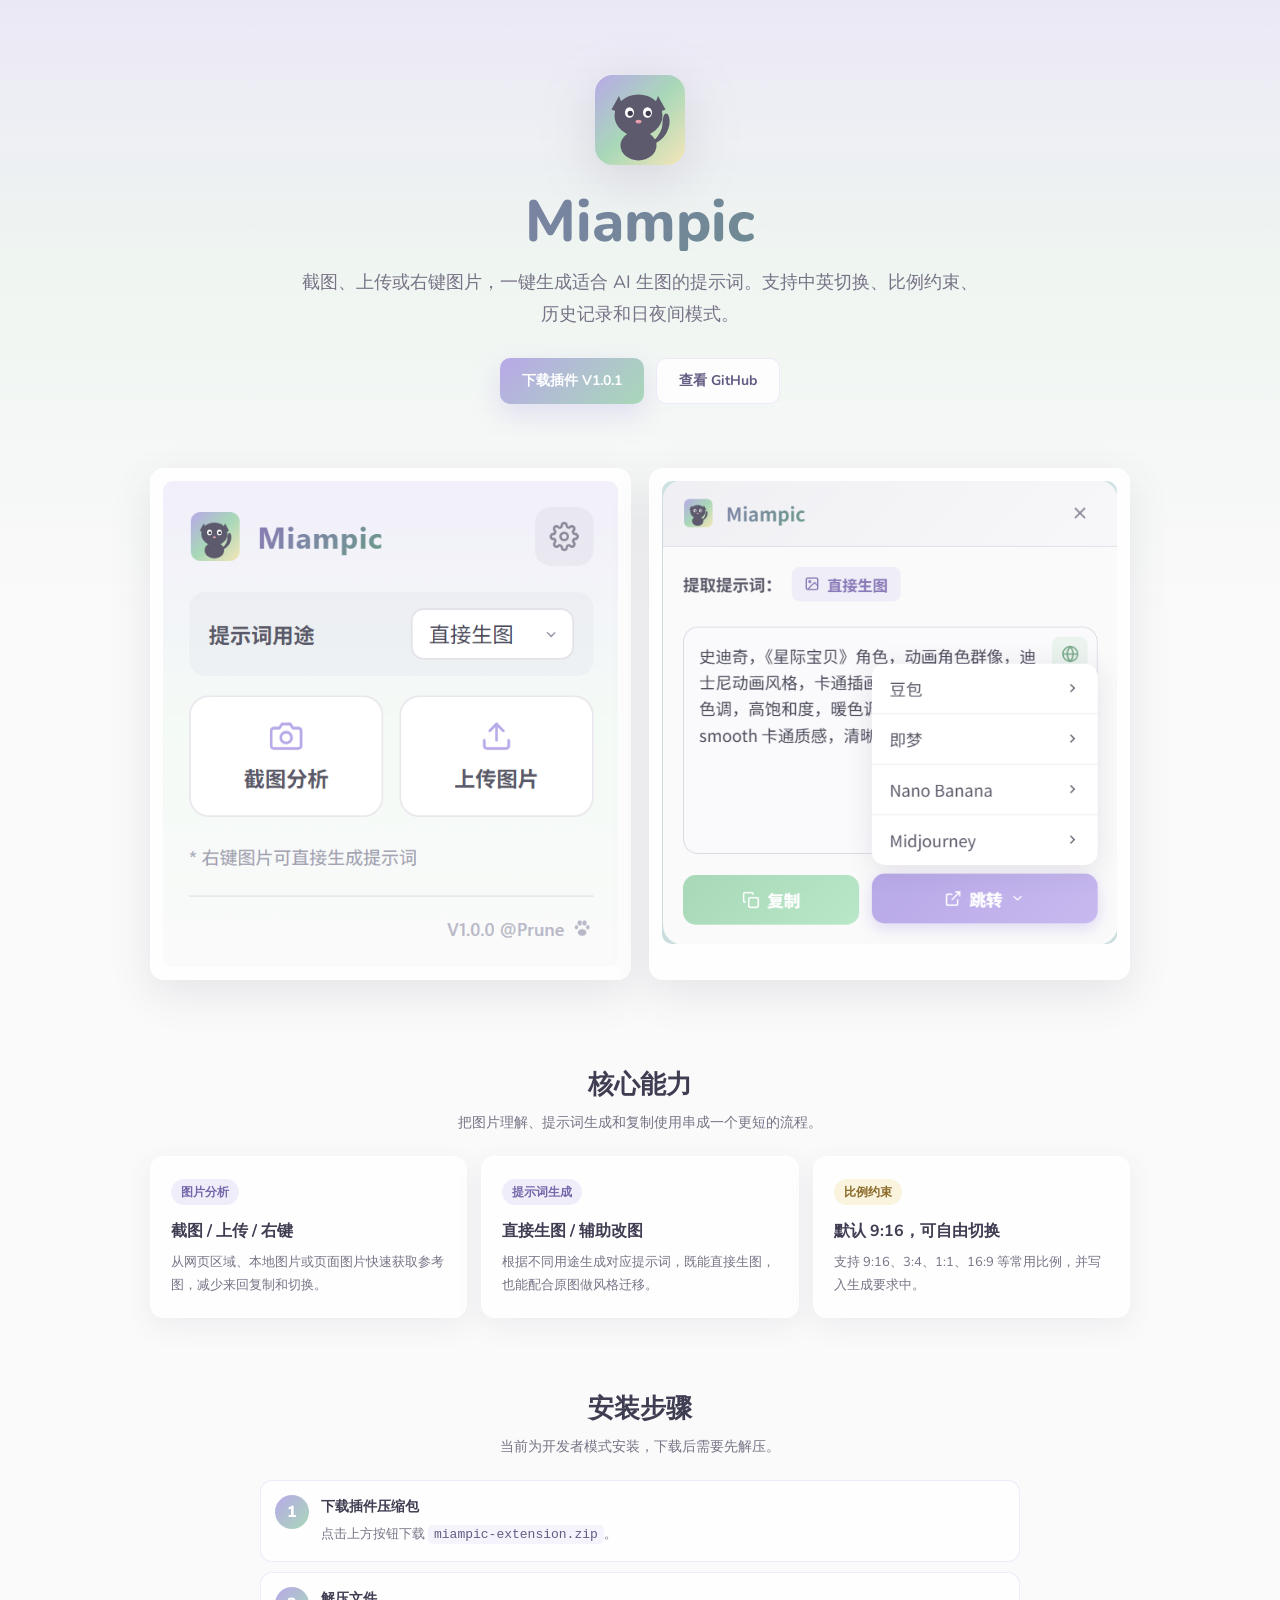
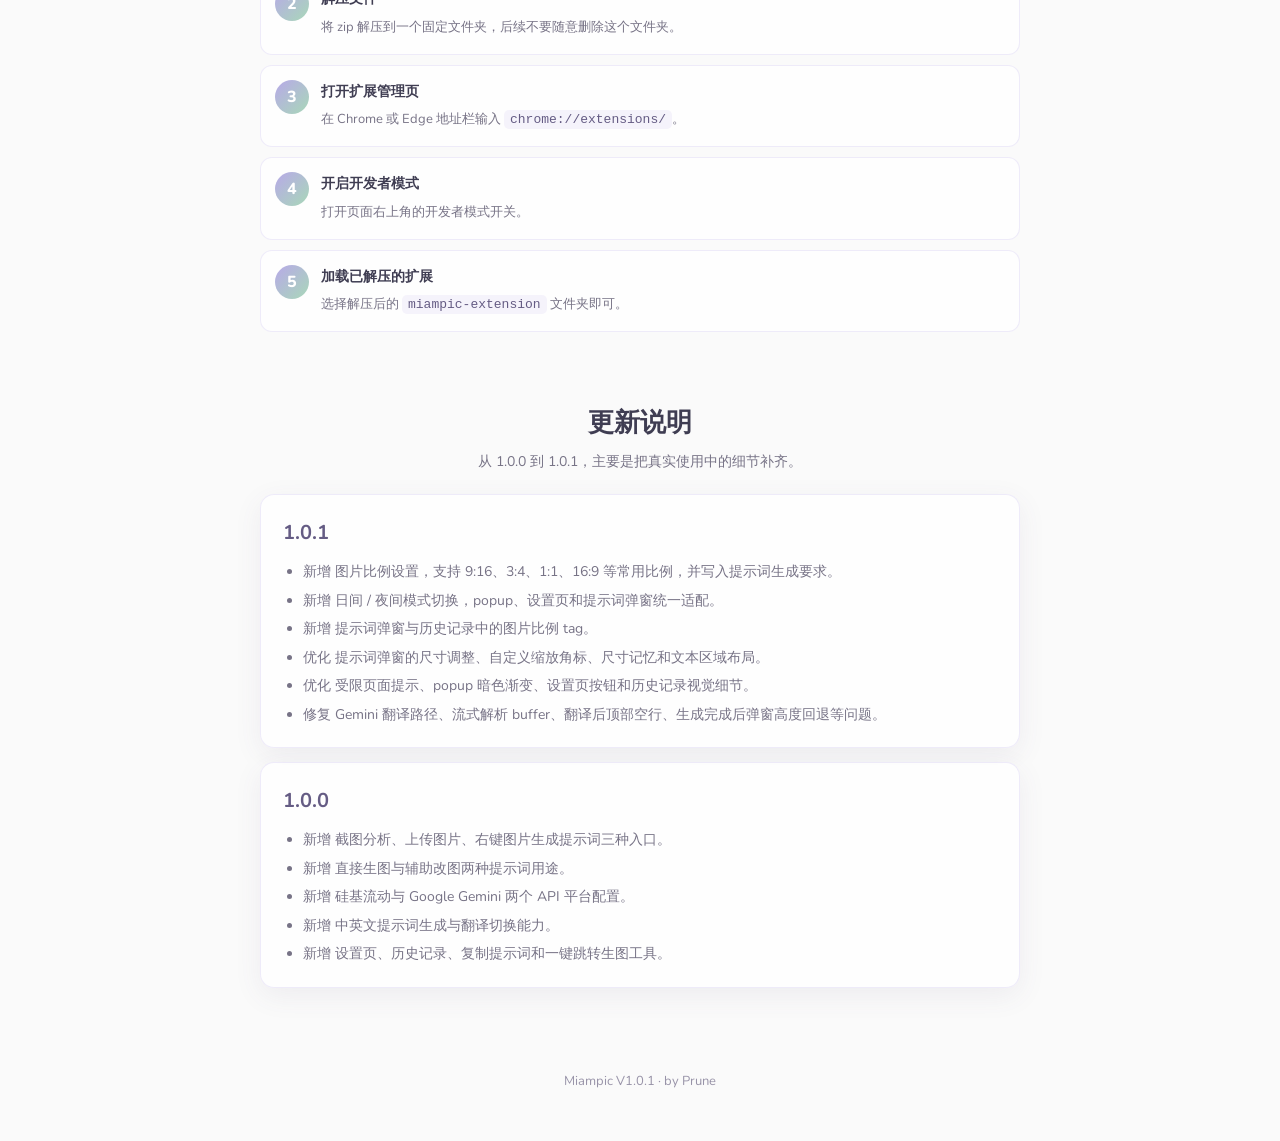
<file: docs/index.html>
﻿<!doctype html>
<html lang="zh-CN">
<head>
  <meta charset="UTF-8" />
  <meta name="viewport" content="width=device-width, initial-scale=1.0" />
  <meta name="description" content="Miampic - 截图、上传或右键图片，一键生成 AI 生图提示词的浏览器扩展。" />
  <title>Miampic - 图片提示词生成器</title>
  <link rel="preconnect" href="https://fonts.googleapis.com">
  <link rel="preconnect" href="https://fonts.gstatic.com" crossorigin>
  <link href="https://fonts.googleapis.com/css2?family=Nunito:wght@400;500;600;700;800&display=swap" rel="stylesheet">
  <style>
    * { box-sizing: border-box; margin: 0; padding: 0; }
    :root {
      --bg: #FAFAFA;
      --panel: rgba(255, 255, 255, 0.78);
      --text: #3F3D52;
      --muted: #777386;
      --lavender: #B8A9E8;
      --mint: #A8D8B8;
      --butter: #F5E6B8;
      --line: rgba(184, 169, 232, 0.22);
      --shadow: 0 14px 42px rgba(85, 75, 110, 0.12);
    }
    body {
      min-height: 100vh;
      font-family: 'Nunito', 'PingFang SC', 'Microsoft YaHei', system-ui, sans-serif;
      color: var(--text);
      background: var(--bg);
      line-height: 1.75;
    }
    body::before {
      content: '';
      position: fixed;
      inset: 0 0 auto;
      height: 68vh;
      background: linear-gradient(180deg, rgba(184,169,232,0.22), rgba(168,216,184,0.13) 42%, rgba(250,250,250,0));
      pointer-events: none;
      z-index: -1;
    }
    a { color: inherit; }
    .wrap { width: min(980px, calc(100% - 36px)); margin: 0 auto; }
    .hero { padding: 72px 0 44px; text-align: center; }
    .logo-mark { width: 96px; height: 96px; margin: 0 auto 16px; filter: drop-shadow(0 12px 26px rgba(100,90,120,0.18)); }
    .brand { font-size: clamp(38px, 7vw, 58px); font-weight: 800; letter-spacing: 0; line-height: 1; background: linear-gradient(135deg, #8A7AB8, #5F947E); -webkit-background-clip: text; color: transparent; }
    .tagline { margin: 16px auto 0; max-width: 680px; font-size: 18px; color: var(--muted); }
    .hero-actions { margin-top: 28px; display: flex; gap: 12px; justify-content: center; flex-wrap: wrap; }
    .btn { display: inline-flex; align-items: center; justify-content: center; gap: 8px; min-height: 46px; padding: 0 22px; border-radius: 10px; text-decoration: none; font-weight: 700; font-size: 14px; transition: transform .2s, box-shadow .2s, border-color .2s; }
    .btn-primary { color: #fff; background: linear-gradient(135deg, var(--lavender), var(--mint)); box-shadow: 0 10px 28px rgba(184,169,232,0.32); }
    .btn-secondary { color: #655C84; background: rgba(255,255,255,0.72); border: 1px solid var(--line); }
    .btn:hover { transform: translateY(-2px); }
    .screens { display: grid; grid-template-columns: 1fr 1fr; gap: 18px; margin: 20px auto 48px; }
    .shot { background: var(--panel); border: 1px solid rgba(255,255,255,0.66); border-radius: 14px; padding: 12px; box-shadow: var(--shadow); backdrop-filter: blur(20px); }
    .shot img { width: 100%; display: block; border-radius: 10px; object-fit: cover; }
    .section { padding: 34px 0; }
    .section-head { text-align: center; margin-bottom: 20px; }
    .section-title { font-size: 26px; font-weight: 800; letter-spacing: 0; }
    .section-desc { color: var(--muted); font-size: 14px; margin-top: 4px; }
    .grid { display: grid; grid-template-columns: repeat(3, 1fr); gap: 14px; }
    .card { background: var(--panel); border: 1px solid rgba(255,255,255,0.66); border-radius: 14px; padding: 20px; box-shadow: 0 8px 28px rgba(85,75,110,0.08); backdrop-filter: blur(18px); }
    .card h3 { font-size: 16px; margin-bottom: 6px; }
    .card p { color: var(--muted); font-size: 13px; }
    .pill { display: inline-flex; align-items: center; min-height: 26px; padding: 0 10px; border-radius: 999px; font-size: 12px; font-weight: 700; margin-bottom: 12px; }
    .pill-purple { color: #7567A9; background: rgba(184,169,232,0.2); }
    .pill-yellow { color: #8A6A28; background: rgba(245,230,184,0.48); }
    .steps { display: grid; gap: 10px; max-width: 760px; margin: 0 auto; }
    .step { display: grid; grid-template-columns: 34px 1fr; gap: 12px; align-items: start; background: rgba(255,255,255,0.72); border: 1px solid var(--line); border-radius: 12px; padding: 14px; }
    .num { width: 34px; height: 34px; border-radius: 50%; display: grid; place-items: center; color: white; font-weight: 800; background: linear-gradient(135deg, var(--lavender), var(--mint)); }
    .step strong { display: block; font-size: 14px; }
    .step span { color: var(--muted); font-size: 13px; }
    .changelog { max-width: 760px; margin: 0 auto; display: grid; gap: 14px; }
    .release { background: rgba(255,255,255,0.78); border: 1px solid var(--line); border-radius: 14px; padding: 20px 22px; box-shadow: 0 8px 28px rgba(85,75,110,0.08); }
    .release h3 { font-size: 20px; margin-bottom: 10px; color: #655C84; }
    .release ul { padding-left: 20px; color: var(--muted); font-size: 14px; }
    .release li + li { margin-top: 4px; }
    .footer { text-align: center; color: #9893A8; font-size: 13px; padding: 48px 0; }
    code { padding: 2px 6px; border-radius: 5px; background: rgba(184,169,232,0.13); color: #655C84; }
    @media (max-width: 760px) {
      .hero { padding-top: 48px; }
      .screens, .grid { grid-template-columns: 1fr; }
      .tagline { font-size: 15px; }
      .card { padding: 18px; }
    }
  </style>
</head>
<body>
  <main class="wrap">
    <section class="hero">
      <svg class="logo-mark" viewBox="0 0 128 128" xmlns="http://www.w3.org/2000/svg" aria-hidden="true">
        <defs><linearGradient id="g" x1="0" y1="0" x2="1" y2="1"><stop offset="0" stop-color="#B8A9E8"/><stop offset="0.5" stop-color="#A8D8B8"/><stop offset="1" stop-color="#F5E6B8"/></linearGradient></defs>
        <rect x="4" y="4" width="120" height="120" rx="24" fill="url(#g)"/>
        <g fill="#5D5A6E"><ellipse cx="62" cy="98" rx="24" ry="20"/><path d="M85 95Q98 88 102 75Q105 65 102 58Q100 54 97 56Q94 60 94 68Q94 80 82 92Z"/><ellipse cx="62" cy="58" rx="32" ry="28"/><polygon points="36,32 46,58 26,50"/><polygon points="88,32 78,58 98,50"/><ellipse cx="50" cy="54" rx="6" ry="7" fill="#fff"/><ellipse cx="74" cy="54" rx="6" ry="7" fill="#fff"/><circle cx="51" cy="55" r="3.5" fill="#3D3A4E"/><circle cx="75" cy="55" r="3.5" fill="#3D3A4E"/><ellipse cx="62" cy="66" rx="4" ry="2.5" fill="#E8A0B0"/></g>
      </svg>
      <h1 class="brand">Miampic</h1>
      <p class="tagline">截图、上传或右键图片，一键生成适合 AI 生图的提示词。支持中英切换、比例约束、历史记录和日夜间模式。</p>
      <div class="hero-actions">
        <a class="btn btn-primary" href="miampic-extension.zip" download>下载插件 V1.0.1</a>
        <a class="btn btn-secondary" href="https://github.com/PruneGeng/miampic-extension" target="_blank" rel="noreferrer">查看 GitHub</a>
      </div>
    </section>

    <div class="screens">
      <div class="shot"><img src="popup-demo.png" alt="Miampic 弹窗界面预览"></div>
      <div class="shot"><img src="popup-demo2.png" alt="Miampic 使用流程预览"></div>
    </div>

    <section class="section">
      <div class="section-head"><h2 class="section-title">核心能力</h2><p class="section-desc">把图片理解、提示词生成和复制使用串成一个更短的流程。</p></div>
      <div class="grid">
        <div class="card"><span class="pill pill-purple">图片分析</span><h3>截图 / 上传 / 右键</h3><p>从网页区域、本地图片或页面图片快速获取参考图，减少来回复制和切换。</p></div>
        <div class="card"><span class="pill pill-purple">提示词生成</span><h3>直接生图 / 辅助改图</h3><p>根据不同用途生成对应提示词，既能直接生图，也能配合原图做风格迁移。</p></div>
        <div class="card"><span class="pill pill-yellow">比例约束</span><h3>默认 9:16，可自由切换</h3><p>支持 9:16、3:4、1:1、16:9 等常用比例，并写入生成要求中。</p></div>
      </div>
    </section>

    <section class="section">
      <div class="section-head"><h2 class="section-title">安装步骤</h2><p class="section-desc">当前为开发者模式安装，下载后需要先解压。</p></div>
      <div class="steps">
        <div class="step"><div class="num">1</div><div><strong>下载插件压缩包</strong><span>点击上方按钮下载 <code>miampic-extension.zip</code>。</span></div></div>
        <div class="step"><div class="num">2</div><div><strong>解压文件</strong><span>将 zip 解压到一个固定文件夹，后续不要随意删除这个文件夹。</span></div></div>
        <div class="step"><div class="num">3</div><div><strong>打开扩展管理页</strong><span>在 Chrome 或 Edge 地址栏输入 <code>chrome://extensions/</code>。</span></div></div>
        <div class="step"><div class="num">4</div><div><strong>开启开发者模式</strong><span>打开页面右上角的开发者模式开关。</span></div></div>
        <div class="step"><div class="num">5</div><div><strong>加载已解压的扩展</strong><span>选择解压后的 <code>miampic-extension</code> 文件夹即可。</span></div></div>
      </div>
    </section>

    <section class="section" id="changelog">
      <div class="section-head"><h2 class="section-title">更新说明</h2><p class="section-desc">从 1.0.0 到 1.0.1，主要是把真实使用中的细节补齐。</p></div>
      <div class="changelog">
        <div class="release">
          <h3>1.0.1</h3>
          <ul>
            <li>新增 图片比例设置，支持 9:16、3:4、1:1、16:9 等常用比例，并写入提示词生成要求。</li>
            <li>新增 日间 / 夜间模式切换，popup、设置页和提示词弹窗统一适配。</li>
            <li>新增 提示词弹窗与历史记录中的图片比例 tag。</li>
            <li>优化 提示词弹窗的尺寸调整、自定义缩放角标、尺寸记忆和文本区域布局。</li>
            <li>优化 受限页面提示、popup 暗色渐变、设置页按钮和历史记录视觉细节。</li>
            <li>修复 Gemini 翻译路径、流式解析 buffer、翻译后顶部空行、生成完成后弹窗高度回退等问题。</li>
          </ul>
        </div>
        <div class="release">
          <h3>1.0.0</h3>
          <ul>
            <li>新增 截图分析、上传图片、右键图片生成提示词三种入口。</li>
            <li>新增 直接生图与辅助改图两种提示词用途。</li>
            <li>新增 硅基流动与 Google Gemini 两个 API 平台配置。</li>
            <li>新增 中英文提示词生成与翻译切换能力。</li>
            <li>新增 设置页、历史记录、复制提示词和一键跳转生图工具。</li>
          </ul>
        </div>
      </div>
    </section>

    <footer class="footer">Miampic V1.0.1 · by Prune</footer>
  </main>
</body>
</html>
</file>
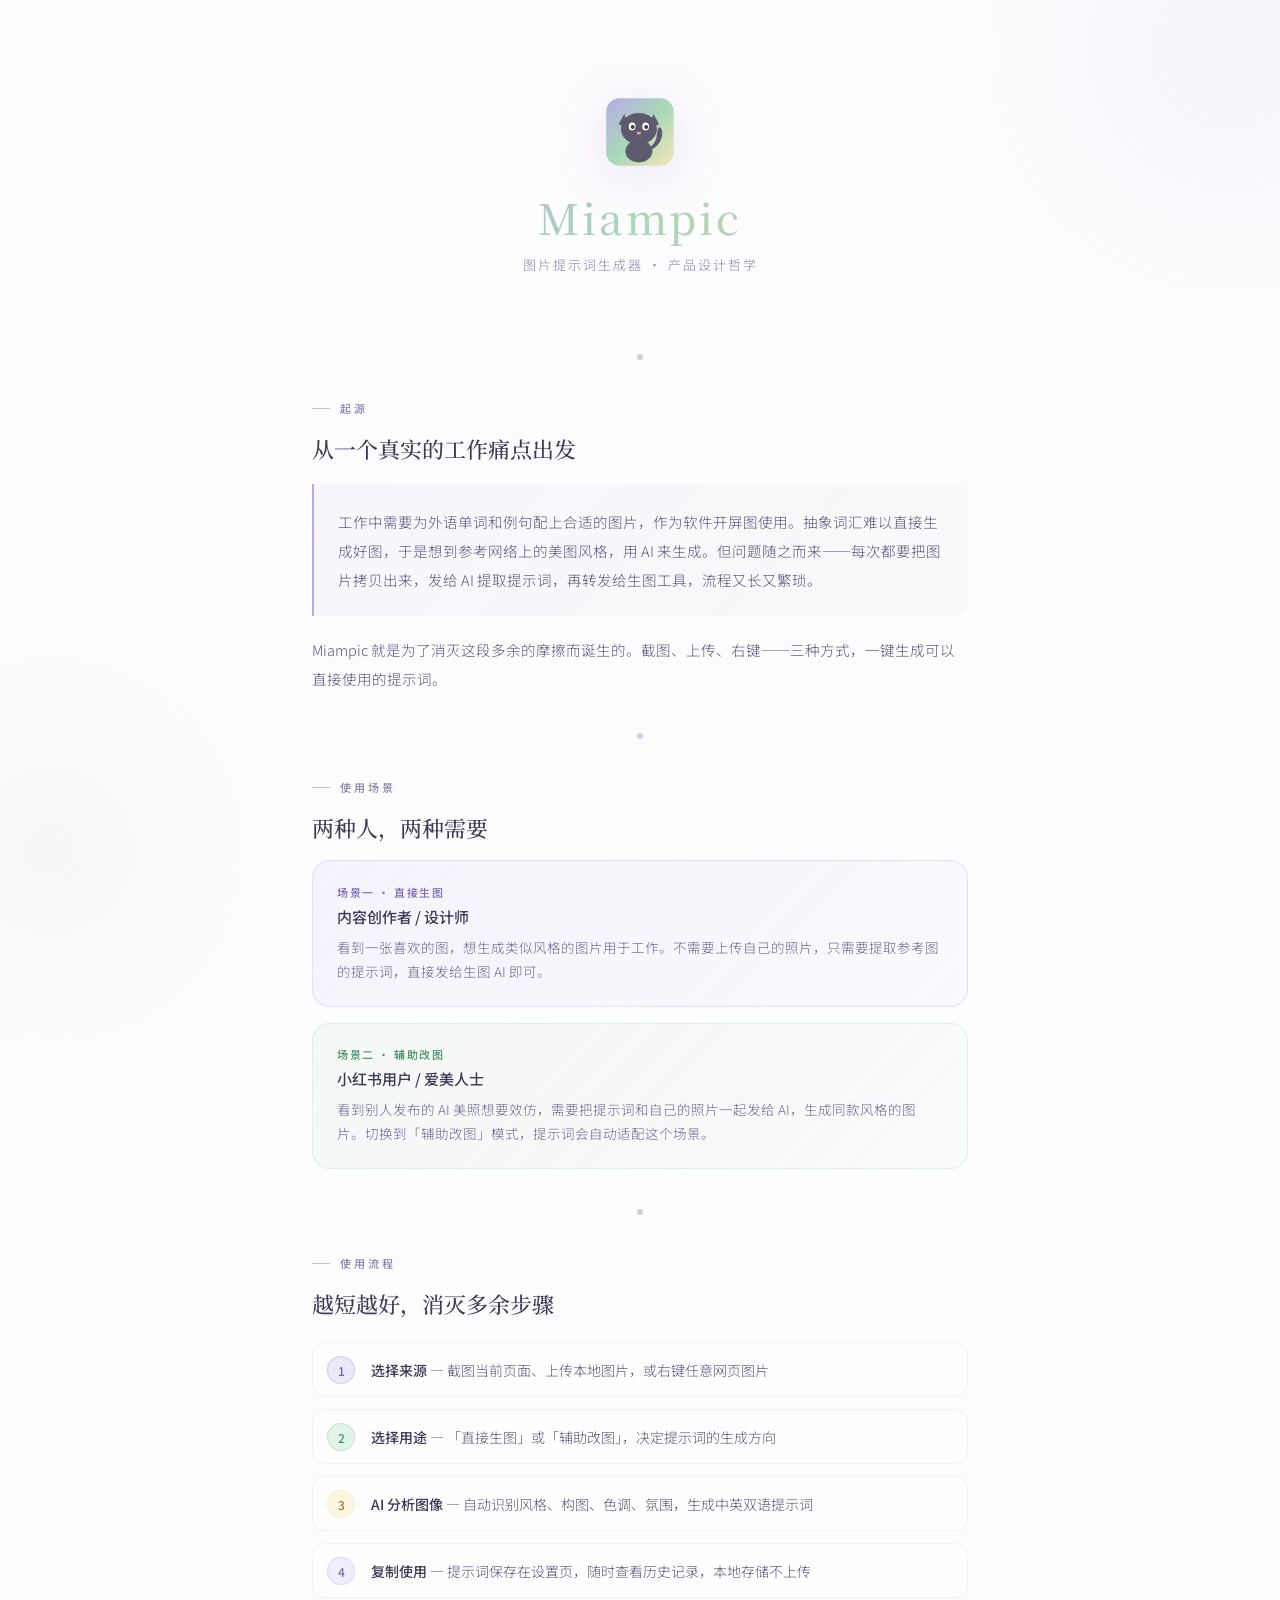
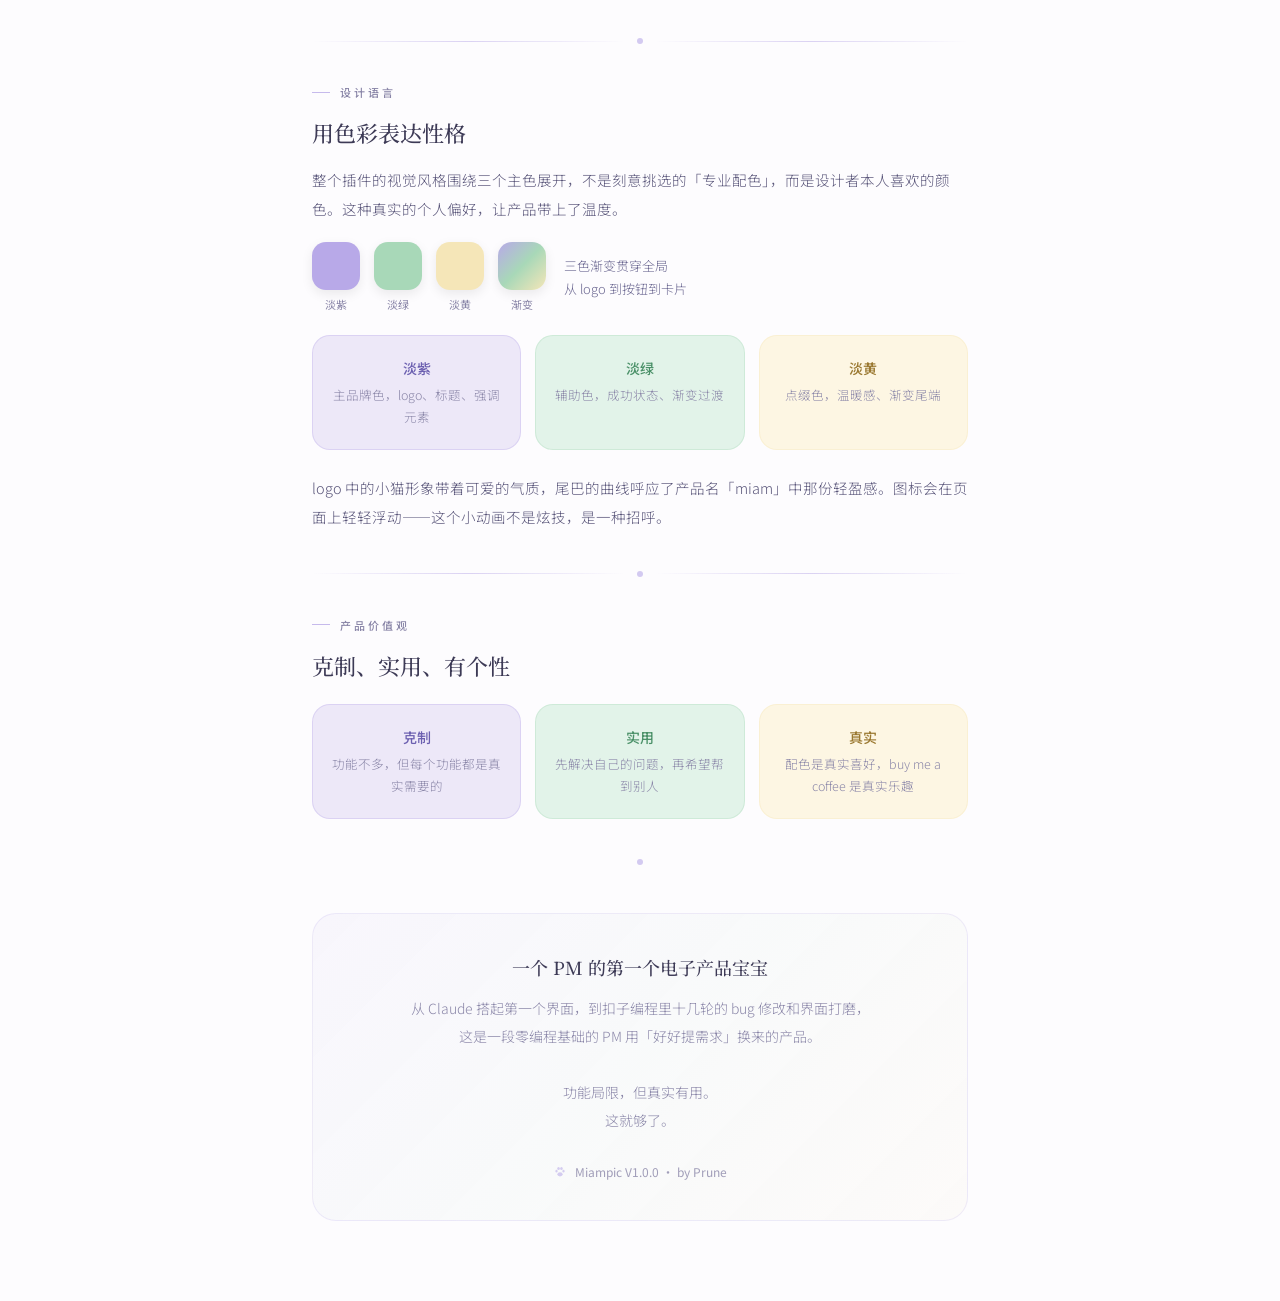
<file: philosophy.html>
<!DOCTYPE html>
<html lang="zh-CN">
<head>
  <meta charset="UTF-8">
  <meta name="viewport" content="width=device-width, initial-scale=1.0">
  <title>Miampic · 产品设计哲学</title>
  <link rel="preconnect" href="https://fonts.googleapis.com">
  <link rel="preconnect" href="https://fonts.gstatic.com" crossorigin>
  <link href="https://fonts.googleapis.com/css2?family=Noto+Serif+SC:wght@400;500&family=Noto+Sans+SC:wght@300;400;500&display=swap" rel="stylesheet">
  <style>
    :root {
      --lavender: #B8A9E8;
      --mint: #A8D8B8;
      --butter: #F5E6B8;
      --lavender-soft: #EDE8F8;
      --mint-soft: #E2F3E9;
      --butter-soft: #FDF6E3;
      --text-main: #3D3A56;
      --text-muted: #8A86A8;
      --text-accent: #6B5FB0;
      --bg-page: #FDFCFE;
    }

    * {
      margin: 0;
      padding: 0;
      box-sizing: border-box;
    }

    html {
      scroll-behavior: smooth;
    }

    body {
      font-family: 'Noto Sans SC', -apple-system, BlinkMacSystemFont, sans-serif;
      background: var(--bg-page);
      color: var(--text-main);
      min-height: 100vh;
    }

    /* ── Page background decoration ── */
    body::before {
      content: '';
      position: fixed;
      top: -200px;
      right: -200px;
      width: 500px;
      height: 500px;
      border-radius: 50%;
      background: radial-gradient(circle, rgba(184,169,232,0.08) 0%, transparent 70%);
      pointer-events: none;
      z-index: 0;
    }
    body::after {
      content: '';
      position: fixed;
      bottom: -150px;
      left: -150px;
      width: 400px;
      height: 400px;
      border-radius: 50%;
      background: radial-gradient(circle, rgba(168,216,184,0.08) 0%, transparent 70%);
      pointer-events: none;
      z-index: 0;
    }

    .doc {
      max-width: 720px;
      margin: 0 auto;
      padding: 3rem 2rem 5rem;
      position: relative;
      z-index: 1;
    }

    /* ── Cover ── */
    .cover {
      text-align: center;
      padding: 3rem 1rem 2.5rem;
      animation: fadeUp 0.8s ease both;
    }

    .cat-logo {
      display: inline-block;
      animation: float 3s ease-in-out infinite;
      filter: drop-shadow(0 8px 20px rgba(184,169,232,0.25));
    }

    @keyframes float {
      0%, 100% { transform: translateY(0); }
      50% { transform: translateY(-8px); }
    }

    @keyframes fadeUp {
      from { opacity: 0; transform: translateY(20px); }
      to { opacity: 1; transform: translateY(0); }
    }

    .product-name {
      font-family: 'Noto Serif SC', Georgia, serif;
      font-size: 42px;
      font-weight: 500;
      letter-spacing: 3px;
      background: linear-gradient(135deg, #B8A9E8 0%, #A8D8B8 50%, #E8C4A8 100%);
      -webkit-background-clip: text;
      -webkit-text-fill-color: transparent;
      background-clip: text;
      margin: 14px 0 8px;
    }

    .product-tagline {
      font-size: 13px;
      color: var(--text-muted);
      letter-spacing: 2px;
      font-weight: 300;
    }

    /* ── Divider ── */
    .divider {
      display: flex;
      align-items: center;
      gap: 12px;
      margin: 2.5rem 0;
      animation: fadeUp 0.8s ease both;
      animation-delay: 0.1s;
    }

    .divider-line {
      flex: 1;
      height: 0.5px;
      background: linear-gradient(90deg, transparent, rgba(184,169,232,0.5), transparent);
    }

    .divider-dot {
      width: 6px;
      height: 6px;
      border-radius: 50%;
      background: var(--lavender);
      opacity: 0.6;
    }

    /* ── Section ── */
    .section {
      margin-bottom: 2.5rem;
      animation: fadeUp 0.8s ease both;
    }

    .section:nth-child(3)  { animation-delay: 0.1s; }
    .section:nth-child(5)  { animation-delay: 0.2s; }
    .section:nth-child(7)  { animation-delay: 0.3s; }
    .section:nth-child(9)  { animation-delay: 0.4s; }
    .section:nth-child(11) { animation-delay: 0.5s; }
    .section:nth-child(13) { animation-delay: 0.6s; }

    .section-label {
      font-size: 11px;
      font-weight: 500;
      letter-spacing: 3px;
      text-transform: uppercase;
      color: var(--text-muted);
      margin-bottom: 1rem;
      display: flex;
      align-items: center;
      gap: 10px;
    }

    .section-label::before {
      content: '';
      display: inline-block;
      width: 18px;
      height: 0.5px;
      background: var(--lavender);
      opacity: 0.8;
    }

    .section-title {
      font-family: 'Noto Serif SC', Georgia, serif;
      font-size: 22px;
      font-weight: 500;
      color: var(--text-main);
      margin-bottom: 1rem;
      line-height: 1.5;
    }

    .section-body {
      font-size: 14.5px;
      line-height: 2;
      color: #5A567A;
      font-weight: 300;
    }

    /* ── Origin block ── */
    .origin-block {
      background: linear-gradient(135deg, rgba(184,169,232,0.07), rgba(168,216,184,0.05));
      border-left: 2px solid var(--lavender);
      border-radius: 0 14px 14px 0;
      padding: 1.4rem 1.5rem;
      margin: 1.2rem 0;
    }

    .origin-block p {
      font-size: 14.5px;
      line-height: 2;
      color: #5A567A;
      font-weight: 300;
    }

    /* ── Scene blocks ── */
    .scene-block {
      border-radius: 18px;
      padding: 1.4rem 1.5rem;
      margin: 1rem 0;
      transition: transform 0.2s ease, box-shadow 0.2s ease;
    }

    .scene-block:hover {
      transform: translateY(-2px);
      box-shadow: 0 8px 24px rgba(184,169,232,0.12);
    }

    .scene-block-1 {
      background: linear-gradient(135deg, rgba(184,169,232,0.1), rgba(184,169,232,0.03));
      border: 0.5px solid rgba(184,169,232,0.3);
    }

    .scene-block-2 {
      background: linear-gradient(135deg, rgba(168,216,184,0.1), rgba(168,216,184,0.03));
      border: 0.5px solid rgba(168,216,184,0.3);
    }

    .scene-tag {
      font-size: 11px;
      font-weight: 500;
      letter-spacing: 1.5px;
      margin-bottom: 6px;
    }

    .scene-title {
      font-size: 15px;
      font-weight: 500;
      color: var(--text-main);
      margin-bottom: 8px;
    }

    .scene-body {
      font-size: 13.5px;
      color: #6A6690;
      line-height: 1.8;
      font-weight: 300;
    }

    /* ── Flow steps ── */
    .flow-steps {
      margin: 1.4rem 0;
      display: flex;
      flex-direction: column;
      gap: 12px;
    }

    .flow-step {
      display: flex;
      align-items: flex-start;
      gap: 16px;
      padding: 12px 14px;
      border-radius: 14px;
      background: rgba(255,255,255,0.6);
      border: 0.5px solid rgba(200,195,220,0.2);
      transition: background 0.2s ease;
    }

    .flow-step:hover {
      background: rgba(255,255,255,0.9);
    }

    .flow-num {
      width: 28px;
      height: 28px;
      border-radius: 50%;
      display: flex;
      align-items: center;
      justify-content: center;
      font-size: 12px;
      font-weight: 500;
      flex-shrink: 0;
      margin-top: 1px;
    }

    .flow-num-1 { background: var(--lavender-soft); color: #6B5FB0; border: 0.5px solid rgba(184,169,232,0.5); }
    .flow-num-2 { background: var(--mint-soft);     color: #4A9068; border: 0.5px solid rgba(168,216,184,0.5); }
    .flow-num-3 { background: var(--butter-soft);   color: #9A7830; border: 0.5px solid rgba(245,230,184,0.5); }
    .flow-num-4 { background: rgba(230,220,248,0.5); color: #7B6BB8; border: 0.5px solid rgba(184,169,232,0.3); }

    .flow-text {
      font-size: 14px;
      color: #5A567A;
      line-height: 1.7;
      font-weight: 300;
      padding-top: 4px;
    }

    .flow-text strong {
      font-weight: 500;
      color: var(--text-main);
    }

    /* ── Card row ── */
    .card-row {
      display: grid;
      grid-template-columns: 1fr 1fr 1fr;
      gap: 14px;
      margin: 1.4rem 0;
    }

    @media (max-width: 480px) {
      .card-row { grid-template-columns: 1fr; }
    }

    .card {
      border-radius: 18px;
      padding: 1.4rem 1.1rem;
      text-align: center;
      transition: transform 0.2s ease, box-shadow 0.2s ease;
    }

    .card:hover {
      transform: translateY(-3px);
      box-shadow: 0 10px 28px rgba(184,169,232,0.14);
    }

    .card-lavender {
      background: var(--lavender-soft);
      border: 0.5px solid rgba(184,169,232,0.35);
    }

    .card-mint {
      background: var(--mint-soft);
      border: 0.5px solid rgba(168,216,184,0.35);
    }

    .card-butter {
      background: var(--butter-soft);
      border: 0.5px solid rgba(245,230,184,0.4);
    }

    .card-name {
      font-size: 14px;
      font-weight: 500;
      margin-bottom: 6px;
    }

    .card-desc {
      font-size: 12.5px;
      color: var(--text-muted);
      line-height: 1.7;
      font-weight: 300;
    }

    /* ── Color palette ── */
    .color-palette {
      display: flex;
      gap: 14px;
      margin: 1.2rem 0;
      align-items: center;
      flex-wrap: wrap;
    }

    .swatch-group {
      display: flex;
      flex-direction: column;
      align-items: center;
      gap: 6px;
    }

    .swatch {
      width: 48px;
      height: 48px;
      border-radius: 14px;
      box-shadow: 0 4px 12px rgba(0,0,0,0.08);
    }

    .swatch-lavender { background: #B8A9E8; }
    .swatch-mint     { background: #A8D8B8; }
    .swatch-butter   { background: #F5E6B8; }
    .swatch-mix      { background: linear-gradient(135deg, #B8A9E8, #A8D8B8, #F5E6B8); }

    .swatch-name {
      font-size: 11px;
      color: var(--text-muted);
      font-weight: 400;
    }

    .swatch-extra-label {
      font-size: 13px;
      color: #6A6690;
      font-weight: 300;
      line-height: 1.8;
      margin-left: 4px;
    }

    /* ── Closing ── */
    .closing {
      margin-top: 3rem;
      text-align: center;
      padding: 2.5rem 2rem;
      background: linear-gradient(135deg,
        rgba(184,169,232,0.07),
        rgba(168,216,184,0.05),
        rgba(245,230,184,0.07)
      );
      border-radius: 24px;
      border: 0.5px solid rgba(184,169,232,0.2);
      animation: fadeUp 0.8s ease both;
      animation-delay: 0.7s;
    }

    .closing-title {
      font-family: 'Noto Serif SC', Georgia, serif;
      font-size: 18px;
      font-weight: 500;
      color: var(--text-main);
      margin-bottom: 14px;
    }

    .closing-body {
      font-size: 14px;
      color: var(--text-muted);
      line-height: 2;
      font-weight: 300;
    }

    .author-line {
      margin-top: 1.8rem;
      font-size: 12px;
      color: var(--text-muted);
      display: flex;
      align-items: center;
      justify-content: center;
      gap: 8px;
      opacity: 0.8;
    }

    .paw-svg {
      opacity: 0.7;
    }
  </style>
</head>
<body>

<div class="doc">

  <!-- Cover -->
  <div class="cover">
    <div class="cat-logo">
      <svg viewBox="0 0 128 128" width="72" height="72" xmlns="http://www.w3.org/2000/svg">
        <defs>
          <linearGradient id="catGrad" x1="0%" y1="0%" x2="100%" y2="100%">
            <stop offset="0%"   style="stop-color:#B8A9E8"/>
            <stop offset="50%"  style="stop-color:#A8D8B8"/>
            <stop offset="100%" style="stop-color:#F5E6B8"/>
          </linearGradient>
        </defs>
        <rect x="4" y="4" width="120" height="120" rx="24" fill="url(#catGrad)"/>
        <g fill="#5D5A6E">
          <ellipse cx="62" cy="98" rx="24" ry="20"/>
          <path d="M 85 95 Q 98 88, 102 75 Q 105 65, 102 58 Q 100 54, 97 56 Q 94 60, 94 68 Q 94 80, 82 92 Z"/>
          <ellipse cx="62" cy="58" rx="32" ry="28"/>
          <polygon points="36,32 46,58 26,50"/>
          <polygon points="88,32 78,58 98,50"/>
          <ellipse cx="50" cy="54" rx="6" ry="7" fill="#FFF"/>
          <ellipse cx="74" cy="54" rx="6" ry="7" fill="#FFF"/>
          <circle cx="51" cy="55" r="3.5" fill="#3D3A4E"/>
          <circle cx="75" cy="55" r="3.5" fill="#3D3A4E"/>
          <ellipse cx="62" cy="66" rx="4" ry="2.5" fill="#E8A0B0"/>
        </g>
      </svg>
    </div>
    <div class="product-name">Miampic</div>
    <div class="product-tagline">图片提示词生成器 · 产品设计哲学</div>
  </div>

  <!-- Divider -->
  <div class="divider">
    <div class="divider-line"></div>
    <div class="divider-dot"></div>
    <div class="divider-line"></div>
  </div>

  <!-- 起源 -->
  <div class="section">
    <div class="section-label">起源</div>
    <div class="section-title">从一个真实的工作痛点出发</div>
    <div class="origin-block">
      <p>工作中需要为外语单词和例句配上合适的图片，作为软件开屏图使用。抽象词汇难以直接生成好图，于是想到参考网络上的美图风格，用 AI 来生成。但问题随之而来——每次都要把图片拷贝出来，发给 AI 提取提示词，再转发给生图工具，流程又长又繁琐。</p>
    </div>
    <div class="section-body">
      Miampic 就是为了消灭这段多余的摩擦而诞生的。截图、上传、右键——三种方式，一键生成可以直接使用的提示词。
    </div>
  </div>

  <!-- Divider -->
  <div class="divider">
    <div class="divider-line"></div>
    <div class="divider-dot"></div>
    <div class="divider-line"></div>
  </div>

  <!-- 使用场景 -->
  <div class="section">
    <div class="section-label">使用场景</div>
    <div class="section-title">两种人，两种需要</div>

    <div class="scene-block scene-block-1">
      <div class="scene-tag" style="color:#7B6BB8;">场景一 · 直接生图</div>
      <div class="scene-title">内容创作者 / 设计师</div>
      <div class="scene-body">看到一张喜欢的图，想生成类似风格的图片用于工作。不需要上传自己的照片，只需要提取参考图的提示词，直接发给生图 AI 即可。</div>
    </div>

    <div class="scene-block scene-block-2">
      <div class="scene-tag" style="color:#4A9068;">场景二 · 辅助改图</div>
      <div class="scene-title">小红书用户 / 爱美人士</div>
      <div class="scene-body">看到别人发布的 AI 美照想要效仿，需要把提示词和自己的照片一起发给 AI，生成同款风格的图片。切换到「辅助改图」模式，提示词会自动适配这个场景。</div>
    </div>
  </div>

  <!-- Divider -->
  <div class="divider">
    <div class="divider-line"></div>
    <div class="divider-dot"></div>
    <div class="divider-line"></div>
  </div>

  <!-- 使用流程 -->
  <div class="section">
    <div class="section-label">使用流程</div>
    <div class="section-title">越短越好，消灭多余步骤</div>
    <div class="flow-steps">
      <div class="flow-step">
        <div class="flow-num flow-num-1">1</div>
        <div class="flow-text"><strong>选择来源</strong> — 截图当前页面、上传本地图片，或右键任意网页图片</div>
      </div>
      <div class="flow-step">
        <div class="flow-num flow-num-2">2</div>
        <div class="flow-text"><strong>选择用途</strong> — 「直接生图」或「辅助改图」，决定提示词的生成方向</div>
      </div>
      <div class="flow-step">
        <div class="flow-num flow-num-3">3</div>
        <div class="flow-text"><strong>AI 分析图像</strong> — 自动识别风格、构图、色调、氛围，生成中英双语提示词</div>
      </div>
      <div class="flow-step">
        <div class="flow-num flow-num-4">4</div>
        <div class="flow-text"><strong>复制使用</strong> — 提示词保存在设置页，随时查看历史记录，本地存储不上传</div>
      </div>
    </div>
  </div>

  <!-- Divider -->
  <div class="divider">
    <div class="divider-line"></div>
    <div class="divider-dot"></div>
    <div class="divider-line"></div>
  </div>

  <!-- 设计语言 -->
  <div class="section">
    <div class="section-label">设计语言</div>
    <div class="section-title">用色彩表达性格</div>
    <div class="section-body" style="margin-bottom:1.2rem;">整个插件的视觉风格围绕三个主色展开，不是刻意挑选的「专业配色」，而是设计者本人喜欢的颜色。这种真实的个人偏好，让产品带上了温度。</div>

    <div class="color-palette">
      <div class="swatch-group">
        <div class="swatch swatch-lavender"></div>
        <div class="swatch-name">淡紫</div>
      </div>
      <div class="swatch-group">
        <div class="swatch swatch-mint"></div>
        <div class="swatch-name">淡绿</div>
      </div>
      <div class="swatch-group">
        <div class="swatch swatch-butter"></div>
        <div class="swatch-name">淡黄</div>
      </div>
      <div class="swatch-group">
        <div class="swatch swatch-mix"></div>
        <div class="swatch-name">渐变</div>
      </div>
      <div class="swatch-extra-label">三色渐变贯穿全局<br>从 logo 到按钮到卡片</div>
    </div>

    <div class="card-row">
      <div class="card card-lavender">
        <div class="card-name" style="color:#6B5FB0;">淡紫</div>
        <div class="card-desc">主品牌色，logo、标题、强调元素</div>
      </div>
      <div class="card card-mint">
        <div class="card-name" style="color:#4A9068;">淡绿</div>
        <div class="card-desc">辅助色，成功状态、渐变过渡</div>
      </div>
      <div class="card card-butter">
        <div class="card-name" style="color:#9A7830;">淡黄</div>
        <div class="card-desc">点缀色，温暖感、渐变尾端</div>
      </div>
    </div>

    <div class="section-body">logo 中的小猫形象带着可爱的气质，尾巴的曲线呼应了产品名「miam」中那份轻盈感。图标会在页面上轻轻浮动——这个小动画不是炫技，是一种招呼。</div>
  </div>

  <!-- Divider -->
  <div class="divider">
    <div class="divider-line"></div>
    <div class="divider-dot"></div>
    <div class="divider-line"></div>
  </div>

  <!-- 产品价值观 -->
  <div class="section">
    <div class="section-label">产品价值观</div>
    <div class="section-title">克制、实用、有个性</div>
    <div class="card-row">
      <div class="card card-lavender">
        <div class="card-name" style="color:#6B5FB0;">克制</div>
        <div class="card-desc">功能不多，但每个功能都是真实需要的</div>
      </div>
      <div class="card card-mint">
        <div class="card-name" style="color:#4A9068;">实用</div>
        <div class="card-desc">先解决自己的问题，再希望帮到别人</div>
      </div>
      <div class="card card-butter">
        <div class="card-name" style="color:#9A7830;">真实</div>
        <div class="card-desc">配色是真实喜好，buy me a coffee 是真实乐趣</div>
      </div>
    </div>
  </div>

  <!-- Divider -->
  <div class="divider">
    <div class="divider-line"></div>
    <div class="divider-dot"></div>
    <div class="divider-line"></div>
  </div>

  <!-- Closing -->
  <div class="closing">
    <div class="closing-title">一个 PM 的第一个电子产品宝宝</div>
    <div class="closing-body">
      从 Claude 搭起第一个界面，到扣子编程里十几轮的 bug 修改和界面打磨，<br>
      这是一段零编程基础的 PM 用「好好提需求」换来的产品。<br><br>
      功能局限，但真实有用。<br>
      这就够了。
    </div>
    <div class="author-line">
      <svg class="paw-svg" viewBox="0 0 24 24" width="14" height="14" xmlns="http://www.w3.org/2000/svg">
        <ellipse cx="12" cy="16" rx="4.5" ry="3.5" fill="#B8A9E8"/>
        <ellipse cx="6" cy="10.5" rx="1.8" ry="2.3" fill="#B8A9E8"/>
        <ellipse cx="18" cy="10.5" rx="1.8" ry="2.3" fill="#B8A9E8"/>
        <ellipse cx="9.5" cy="6" rx="2.2" ry="2.7" fill="#B8A9E8"/>
        <ellipse cx="14.5" cy="6" rx="2.2" ry="2.7" fill="#B8A9E8"/>
      </svg>
      <span>Miampic V1.0.0 · by Prune</span>
    </div>
  </div>

</div>

</body>
</html>
</file>
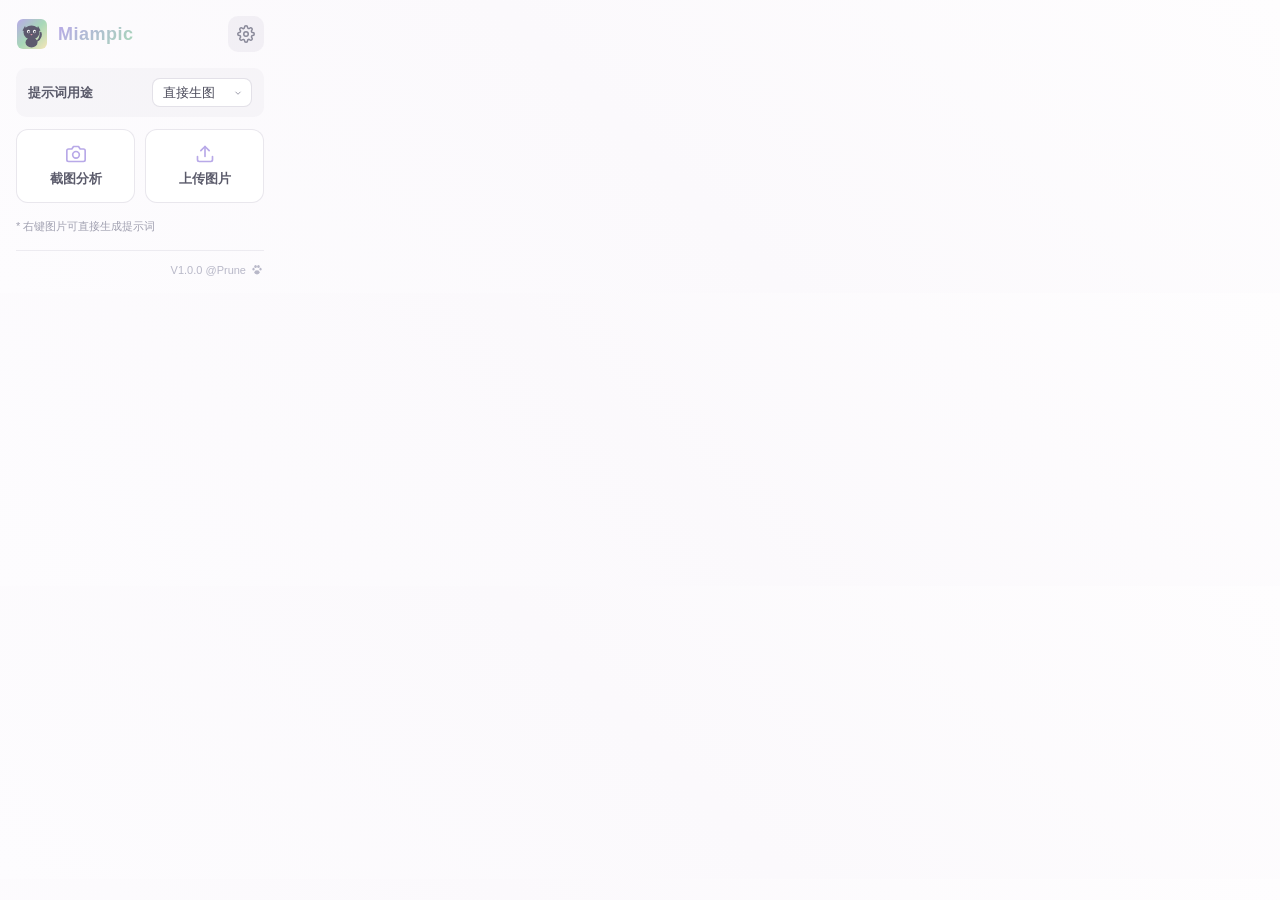
<file: popup/popup.html>
<!DOCTYPE html>
<html lang="zh-CN">
<head>
  <meta charset="UTF-8">
  <meta name="viewport" content="width=device-width, initial-scale=1.0">
  <title>Miampic</title>
  <link rel="stylesheet" href="popup.css">
</head>
<body>
  <div class="popup-container">
    <!-- Header -->
    <header class="popup-header">
      <div class="popup-logo">
        <div class="popup-logo-icon">
          <svg viewBox="0 0 128 128" width="32" height="32">
            <defs>
              <linearGradient id="catGrad" x1="0%" y1="0%" x2="100%" y2="100%">
                <stop offset="0%" style="stop-color:#B8A9E8"/>
                <stop offset="50%" style="stop-color:#A8D8B8"/>
                <stop offset="100%" style="stop-color:#F5E6B8"/>
              </linearGradient>
            </defs>
            <rect x="4" y="4" width="120" height="120" rx="24" fill="url(#catGrad)"/>
            <g fill="#5D5A6E">
              <ellipse cx="62" cy="98" rx="24" ry="20"/>
              <path d="M 85 95 Q 98 88, 102 75 Q 105 65, 102 58 Q 100 54, 97 56 Q 94 60, 94 68 Q 94 80, 82 92 Z" fill="#5D5A6E"/>
              <ellipse cx="62" cy="58" rx="32" ry="28"/>
              <polygon points="36,32 46,58 26,50"/>
              <polygon points="88,32 78,58 98,50"/>
              <ellipse cx="50" cy="54" rx="6" ry="7" fill="#FFF"/>
              <ellipse cx="74" cy="54" rx="6" ry="7" fill="#FFF"/>
              <circle cx="51" cy="55" r="3.5" fill="#3D3A4E"/>
              <circle cx="75" cy="55" r="3.5" fill="#3D3A4E"/>
              <ellipse cx="62" cy="66" rx="4" ry="2.5" fill="#E8A0B0"/>
            </g>
          </svg>
        </div>
        <span class="popup-logo-text">Miampic</span>
      </div>
      <button class="popup-settings-btn" id="settingsBtn" title="设置">
        <svg viewBox="0 0 24 24" width="18" height="18" fill="none" stroke="currentColor" stroke-width="2" stroke-linecap="round" stroke-linejoin="round">
          <circle cx="12" cy="12" r="3"></circle>
          <path d="M19.4 15a1.65 1.65 0 0 0 .33 1.82l.06.06a2 2 0 0 1 0 2.83 2 2 0 0 1-2.83 0l-.06-.06a1.65 1.65 0 0 0-1.82-.33 1.65 1.65 0 0 0-1 1.51V21a2 2 0 0 1-2 2 2 2 0 0 1-2-2v-.09A1.65 1.65 0 0 0 9 19.4a1.65 1.65 0 0 0-1.82.33l-.06.06a2 2 0 0 1-2.83 0 2 2 0 0 1 0-2.83l.06-.06a1.65 1.65 0 0 0 .33-1.82 1.65 1.65 0 0 0-1.51-1H3a2 2 0 0 1-2-2 2 2 0 0 1 2-2h.09A1.65 1.65 0 0 0 4.6 9a1.65 1.65 0 0 0-.33-1.82l-.06-.06a2 2 0 0 1 0-2.83 2 2 0 0 1 2.83 0l.06.06a1.65 1.65 0 0 0 1.82.33H9a1.65 1.65 0 0 0 1-1.51V3a2 2 0 0 1 2-2 2 2 0 0 1 2 2v.09a1.65 1.65 0 0 0 1 1.51 1.65 1.65 0 0 0 1.82-.33l.06-.06a2 2 0 0 1 2.83 0 2 2 0 0 1 0 2.83l-.06.06a1.65 1.65 0 0 0-.33 1.82V9a1.65 1.65 0 0 0 1.51 1H21a2 2 0 0 1 2 2 2 2 0 0 1-2 2h-.09a1.65 1.65 0 0 0-1.51 1z"></path>
        </svg>
      </button>
    </header>

    <!-- API Warning -->
    <div class="popup-api-warning" id="apiWarning" style="display: none;">
      <svg viewBox="0 0 24 24" width="24" height="24" fill="none" stroke="#E8A0A0" stroke-width="1.5">
        <circle cx="12" cy="12" r="10"></circle>
        <line x1="12" y1="8" x2="12" y2="12"></line>
        <line x1="12" y1="16" x2="12.01" y2="16"></line>
      </svg>
      <p>请先配置 API Key</p>
      <button class="popup-setup-btn" id="setupBtn">去设置</button>
    </div>

    <!-- Main Actions -->
    <div class="popup-main-actions" id="mainActions">
      <!-- 提示词用途选择 - 标签和下拉框并排 -->
      <div class="popup-mode-row">
        <span class="popup-mode-label">提示词用途</span>
        <select id="modeSelect" class="popup-mode-select">
          <option value="generate">直接生图</option>
          <option value="assist">辅助改图</option>
        </select>
      </div>
      
      <div class="popup-actions">
        <button class="popup-action-btn" id="screenshotBtn">
          <svg viewBox="0 0 24 24" width="20" height="20" fill="none" stroke="currentColor" stroke-width="2" stroke-linecap="round" stroke-linejoin="round">
            <path d="M23 19a2 2 0 0 1-2 2H3a2 2 0 0 1-2-2V8a2 2 0 0 1 2-2h4l2-3h6l2 3h4a2 2 0 0 1 2 2z"></path>
            <circle cx="12" cy="13" r="4"></circle>
          </svg>
          <span>截图分析</span>
        </button>
        <button class="popup-action-btn" id="uploadBtn">
          <svg viewBox="0 0 24 24" width="20" height="20" fill="none" stroke="currentColor" stroke-width="2" stroke-linecap="round" stroke-linejoin="round">
            <path d="M21 15v4a2 2 0 0 1-2 2H5a2 2 0 0 1-2-2v-4"></path>
            <polyline points="17 8 12 3 7 8"></polyline>
            <line x1="12" y1="3" x2="12" y2="15"></line>
          </svg>
          <span>上传图片</span>
        </button>
      </div>
      <input type="file" id="fileInput" accept="image/*" style="display: none;">
      
      <!-- 右键提示 -->
      <p class="popup-hint">* 右键图片可直接生成提示词</p>
    </div>

    <!-- Footer -->
    <footer class="popup-footer">
      <span class="popup-version">
        V1.0.0 @Prune
        <svg class="popup-paw-icon" viewBox="0 0 24 24" xmlns="http://www.w3.org/2000/svg">
          <ellipse cx="12" cy="16" rx="4.5" ry="3.5" fill="currentColor"/>
          <ellipse cx="6" cy="10.5" rx="1.8" ry="2.3" fill="currentColor"/>
          <ellipse cx="18" cy="10.5" rx="1.8" ry="2.3" fill="currentColor"/>
          <ellipse cx="9.5" cy="6" rx="2.2" ry="2.7" fill="currentColor"/>
          <ellipse cx="14.5" cy="6" rx="2.2" ry="2.7" fill="currentColor"/>
        </svg>
      </span>
    </footer>
  </div>

  <script src="popup.js"></script>
</body>
</html>
</file>
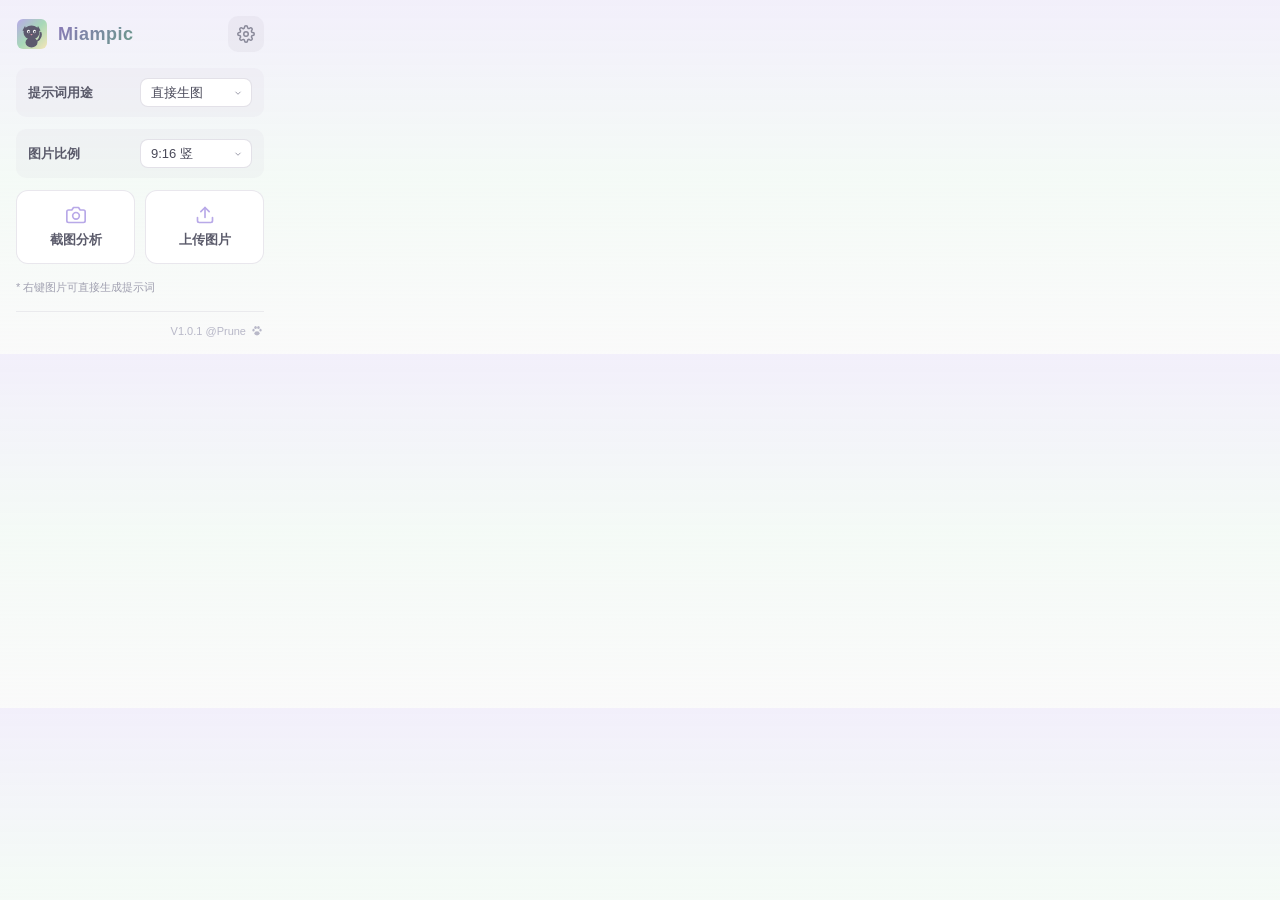
<file: docs/miampic-extension/popup/popup.html>
﻿<!DOCTYPE html>
<html lang="zh-CN">
<head>
  <meta charset="UTF-8">
  <meta name="viewport" content="width=device-width, initial-scale=1.0">
  <title>Miampic</title>
  <link rel="stylesheet" href="popup.css">
</head>
<body>
  <div class="popup-container">
    <!-- Header -->
    <header class="popup-header">
      <div class="popup-logo">
        <div class="popup-logo-icon">
          <svg viewBox="0 0 128 128" width="32" height="32">
            <defs>
              <linearGradient id="catGrad" x1="0%" y1="0%" x2="100%" y2="100%">
                <stop offset="0%" style="stop-color:#B8A9E8"/>
                <stop offset="50%" style="stop-color:#A8D8B8"/>
                <stop offset="100%" style="stop-color:#F5E6B8"/>
              </linearGradient>
            </defs>
            <rect x="4" y="4" width="120" height="120" rx="24" fill="url(#catGrad)"/>
            <g fill="#5D5A6E">
              <ellipse cx="62" cy="98" rx="24" ry="20"/>
              <path d="M 85 95 Q 98 88, 102 75 Q 105 65, 102 58 Q 100 54, 97 56 Q 94 60, 94 68 Q 94 80, 82 92 Z" fill="#5D5A6E"/>
              <ellipse cx="62" cy="58" rx="32" ry="28"/>
              <polygon points="36,32 46,58 26,50"/>
              <polygon points="88,32 78,58 98,50"/>
              <ellipse cx="50" cy="54" rx="6" ry="7" fill="#FFF"/>
              <ellipse cx="74" cy="54" rx="6" ry="7" fill="#FFF"/>
              <circle cx="51" cy="55" r="3.5" fill="#3D3A4E"/>
              <circle cx="75" cy="55" r="3.5" fill="#3D3A4E"/>
              <ellipse cx="62" cy="66" rx="4" ry="2.5" fill="#E8A0B0"/>
            </g>
          </svg>
        </div>
        <span class="popup-logo-text">Miampic</span>
      </div>
      <button class="popup-settings-btn" id="settingsBtn" title="设置">
        <svg viewBox="0 0 24 24" width="18" height="18" fill="none" stroke="currentColor" stroke-width="2" stroke-linecap="round" stroke-linejoin="round">
          <circle cx="12" cy="12" r="3"></circle>
          <path d="M19.4 15a1.65 1.65 0 0 0 .33 1.82l.06.06a2 2 0 0 1 0 2.83 2 2 0 0 1-2.83 0l-.06-.06a1.65 1.65 0 0 0-1.82-.33 1.65 1.65 0 0 0-1 1.51V21a2 2 0 0 1-2 2 2 2 0 0 1-2-2v-.09A1.65 1.65 0 0 0 9 19.4a1.65 1.65 0 0 0-1.82.33l-.06.06a2 2 0 0 1-2.83 0 2 2 0 0 1 0-2.83l.06-.06a1.65 1.65 0 0 0 .33-1.82 1.65 1.65 0 0 0-1.51-1H3a2 2 0 0 1-2-2 2 2 0 0 1 2-2h.09A1.65 1.65 0 0 0 4.6 9a1.65 1.65 0 0 0-.33-1.82l-.06-.06a2 2 0 0 1 0-2.83 2 2 0 0 1 2.83 0l.06.06a1.65 1.65 0 0 0 1.82.33H9a1.65 1.65 0 0 0 1-1.51V3a2 2 0 0 1 2-2 2 2 0 0 1 2 2v.09a1.65 1.65 0 0 0 1 1.51 1.65 1.65 0 0 0 1.82-.33l.06-.06a2 2 0 0 1 2.83 0 2 2 0 0 1 0 2.83l-.06.06a1.65 1.65 0 0 0-.33 1.82V9a1.65 1.65 0 0 0 1.51 1H21a2 2 0 0 1 2 2 2 2 0 0 1-2 2h-.09a1.65 1.65 0 0 0-1.51 1z"></path>
        </svg>
      </button>
    </header>

    <!-- API Warning -->
    <div class="popup-api-warning" id="apiWarning" style="display: none;">
      <svg viewBox="0 0 24 24" width="24" height="24" fill="none" stroke="#E8A0A0" stroke-width="1.5">
        <circle cx="12" cy="12" r="10"></circle>
        <line x1="12" y1="8" x2="12" y2="12"></line>
        <line x1="12" y1="16" x2="12.01" y2="16"></line>
      </svg>
      <p>请先配置 API Key</p>
      <button class="popup-setup-btn" id="setupBtn">去设置</button>
    </div>

    <!-- Main Actions -->
    <div class="popup-main-actions" id="mainActions">
      <!-- 提示词用途选择 - 标签和下拉框并排 -->
      <div class="popup-mode-row">
        <span class="popup-mode-label">提示词用途</span>
        <select id="modeSelect" class="popup-mode-select">
          <option value="generate">直接生图</option>
          <option value="assist">辅助改图</option>
        </select>
      </div>

      <div class="popup-mode-row">
        <span class="popup-mode-label">图片比例</span>
        <select id="aspectRatioSelect" class="popup-mode-select popup-aspect-select">
          <option value="9:16">9:16 竖</option>
          <option value="3:4">3:4 竖</option>
          <option value="2:3">2:3 竖</option>
          <option value="1:1">1:1 方</option>
          <option value="4:5">4:5 竖</option>
          <option value="16:9">16:9 横</option>
          <option value="4:3">4:3 横</option>
          <option value="3:2">3:2 横</option>
          <option value="21:9">21:9 横</option>
        </select>
      </div>
      
      <div class="popup-actions">
        <button class="popup-action-btn" id="screenshotBtn">
          <svg viewBox="0 0 24 24" width="20" height="20" fill="none" stroke="currentColor" stroke-width="2" stroke-linecap="round" stroke-linejoin="round">
            <path d="M23 19a2 2 0 0 1-2 2H3a2 2 0 0 1-2-2V8a2 2 0 0 1 2-2h4l2-3h6l2 3h4a2 2 0 0 1 2 2z"></path>
            <circle cx="12" cy="13" r="4"></circle>
          </svg>
          <span>截图分析</span>
        </button>
        <button class="popup-action-btn" id="uploadBtn">
          <svg viewBox="0 0 24 24" width="20" height="20" fill="none" stroke="currentColor" stroke-width="2" stroke-linecap="round" stroke-linejoin="round">
            <path d="M21 15v4a2 2 0 0 1-2 2H5a2 2 0 0 1-2-2v-4"></path>
            <polyline points="17 8 12 3 7 8"></polyline>
            <line x1="12" y1="3" x2="12" y2="15"></line>
          </svg>
          <span>上传图片</span>
        </button>
      </div>
      <input type="file" id="fileInput" accept="image/*" style="display: none;">
      
      <!-- 右键提示 -->
      <p class="popup-hint">* 右键图片可直接生成提示词</p>
    </div>

    <!-- Footer -->
    <footer class="popup-footer">
      <span class="popup-version">
        V1.0.1 @Prune
        <svg class="popup-paw-icon" viewBox="0 0 24 24" xmlns="http://www.w3.org/2000/svg">
          <ellipse cx="12" cy="16" rx="4.5" ry="3.5" fill="currentColor"/>
          <ellipse cx="6" cy="10.5" rx="1.8" ry="2.3" fill="currentColor"/>
          <ellipse cx="18" cy="10.5" rx="1.8" ry="2.3" fill="currentColor"/>
          <ellipse cx="9.5" cy="6" rx="2.2" ry="2.7" fill="currentColor"/>
          <ellipse cx="14.5" cy="6" rx="2.2" ry="2.7" fill="currentColor"/>
        </svg>
      </span>
    </footer>
  </div>

  <script src="popup.js"></script>
</body>
</html>
</file>
<file: popup/popup.css>
/* popup.css - Miampic 弹窗样式 */

* {
  margin: 0;
  padding: 0;
  box-sizing: border-box;
}

body {
  font-family: 'Nunito', -apple-system, BlinkMacSystemFont, 'Segoe UI', sans-serif;
  background: linear-gradient(45deg, #FDFCFE 0%, #FBF9FC 50%, #FEFDFE 100%);
  min-width: 280px;
  max-width: 280px;
}

.popup-container {
  padding: 16px;
}

/* Header */
.popup-header {
  display: flex;
  justify-content: space-between;
  align-items: center;
  margin-bottom: 16px;
}

.popup-logo {
  display: flex;
  align-items: center;
  gap: 10px;
}

.popup-logo-icon {
  width: 32px;
  height: 32px;
  border-radius: 8px;
  overflow: hidden;
  animation: logoBounce 2s ease-in-out infinite;
}

@keyframes logoBounce {
  0%, 100% { transform: translateY(0); }
  50% { transform: translateY(-3px); }
}

.popup-logo-text {
  font-size: 18px;
  font-weight: 700;
  background: linear-gradient(135deg, #B8A9E8, #A8D8B8);
  -webkit-background-clip: text;
  -webkit-text-fill-color: transparent;
  background-clip: text;
  letter-spacing: 0.5px;
}

.popup-settings-btn {
  width: 36px;
  height: 36px;
  border: none;
  border-radius: 10px;
  background: rgba(200, 195, 210, 0.2);
  color: #8A8A9A;
  cursor: pointer;
  display: flex;
  align-items: center;
  justify-content: center;
  transition: all 0.3s ease;
}

.popup-settings-btn:hover {
  background: rgba(184, 169, 232, 0.25);
  color: #6A6A7A;
  transform: rotate(60deg);
}

/* API Warning */
.popup-api-warning {
  background: linear-gradient(135deg, rgba(232, 160, 160, 0.12), rgba(240, 200, 216, 0.08));
  border-radius: 12px;
  padding: 20px;
  text-align: center;
  margin-bottom: 16px;
}

.popup-api-warning svg {
  margin-bottom: 10px;
}

.popup-api-warning p {
  color: #7A5A5A;
  font-size: 14px;
  font-weight: 500;
  margin-bottom: 12px;
}

.popup-setup-btn {
  padding: 10px 20px;
  border: none;
  border-radius: 10px;
  background: linear-gradient(135deg, #E8A0A0, #F0B8B8);
  color: #FFF;
  font-family: inherit;
  font-size: 13px;
  font-weight: 600;
  cursor: pointer;
  transition: all 0.2s;
}

.popup-setup-btn:hover {
  transform: translateY(-1px);
  box-shadow: 0 4px 12px rgba(232, 160, 160, 0.3);
}

/* Main Actions */
.popup-main-actions {
  display: flex;
  flex-direction: column;
  gap: 12px;
}

/* 提示词用途行 - 标签和下拉框并排 */
.popup-mode-row {
  display: flex;
  align-items: center;
  justify-content: space-between;
  gap: 8px;
  padding: 10px 12px;
  background: rgba(200, 195, 210, 0.12);
  border-radius: 10px;
}

.popup-mode-label {
  font-size: 13px;
  font-weight: 600;
  color: #5A5A6A;
  white-space: nowrap;
}

.popup-mode-select {
  flex: 0 0 auto;
  width: 100px;
  padding: 6px 28px 6px 10px;
  border: 1px solid rgba(200, 195, 210, 0.5);
  border-radius: 8px;
  background: #FFF;
  font-family: inherit;
  font-size: 13px;
  color: #4A4A5A;
  cursor: pointer;
  transition: all 0.2s;
  appearance: none;
  background-image: url("data:image/svg+xml,%3Csvg xmlns='http://www.w3.org/2000/svg' width='10' height='10' viewBox='0 0 24 24' fill='none' stroke='%238A8A9A' stroke-width='2'%3E%3Cpolyline points='6 9 12 15 18 9'%3E%3C/polyline%3E%3C/svg%3E");
  background-repeat: no-repeat;
  background-position: right 8px center;
}

.popup-mode-select:focus {
  outline: none;
  border-color: #B8A9E8;
}

/* Action Buttons */
.popup-actions {
  display: grid;
  grid-template-columns: 1fr 1fr;
  gap: 10px;
}

.popup-action-btn {
  display: flex;
  flex-direction: column;
  align-items: center;
  gap: 6px;
  padding: 14px 12px;
  border: 1px solid rgba(200, 195, 210, 0.4);
  border-radius: 12px;
  background: #FFF;
  color: #5A5A6A;
  font-family: inherit;
  font-size: 13px;
  font-weight: 600;
  cursor: pointer;
  transition: all 0.2s ease;
}

.popup-action-btn svg {
  color: #B8A9E8;
  transition: all 0.2s ease;
}

.popup-action-btn:hover {
  border-color: #B8A9E8;
  box-shadow: 0 0 0 3px rgba(184, 169, 232, 0.15);
  transform: scale(1.03);
}

.popup-action-btn:hover svg {
  color: #9A8AD8;
}

.popup-action-btn:active {
  transform: scale(0.98);
}

/* 右键提示 */
.popup-hint {
  font-size: 11px;
  color: #A0A0B0;
  text-align: left;
  margin-top: 4px;
}

/* Footer */
.popup-footer {
  margin-top: 16px;
  padding-top: 12px;
  border-top: 1px solid rgba(200, 195, 210, 0.3);
  display: flex;
  justify-content: flex-end;
  align-items: center;
  gap: 4px;
}

.popup-version {
  font-size: 11px;
  color: #B8B8C8;
  font-weight: 500;
  display: flex;
  align-items: center;
  gap: 4px;
}

.popup-paw-icon {
  width: 14px;
  height: 14px;
  fill: #B8A9E8;
}
</file>
<file: docs/miampic-extension/popup/popup.css>
﻿/* popup.css - Miampic 弹窗样式 */

* {
  margin: 0;
  padding: 0;
  box-sizing: border-box;
}

body {
  font-family: 'Nunito', -apple-system, BlinkMacSystemFont, 'Segoe UI', sans-serif;
  background: linear-gradient(180deg,
    rgba(184, 169, 232, 0.18) 0%,
    rgba(168, 216, 184, 0.12) 50%,
    #FAFAFA 100%
  );
  min-width: 280px;
  max-width: 280px;
}

.popup-container {
  padding: 16px;
}

/* Header */
.popup-header {
  display: flex;
  justify-content: space-between;
  align-items: center;
  margin-bottom: 16px;
}

.popup-logo {
  display: flex;
  align-items: center;
  gap: 10px;
}

.popup-logo-icon {
  width: 32px;
  height: 32px;
  border-radius: 8px;
  overflow: hidden;
  animation: logoBounce 2s ease-in-out infinite;
}

@keyframes logoBounce {
  0%, 100% { transform: translateY(0); }
  50% { transform: translateY(-3px); }
}

.popup-logo-text {
  font-size: 18px;
  font-weight: 700;
  background: linear-gradient(135deg, #8A7AB8, #6A9A8A);
  -webkit-background-clip: text;
  -webkit-text-fill-color: transparent;
  background-clip: text;
  letter-spacing: 0.5px;
}

.popup-settings-btn {
  width: 36px;
  height: 36px;
  border: none;
  border-radius: 10px;
  background: rgba(200, 195, 210, 0.2);
  color: #8A8A9A;
  cursor: pointer;
  display: flex;
  align-items: center;
  justify-content: center;
  transition: all 0.3s ease;
}

.popup-settings-btn:hover {
  background: rgba(184, 169, 232, 0.25);
  color: #6A6A7A;
  transform: rotate(60deg);
}

/* API Warning */
.popup-api-warning {
  background: #FFFFFF;
  border: 1px solid rgba(232, 160, 160, 0.3);
  border-radius: 12px;
  padding: 20px;
  text-align: center;
  margin-bottom: 16px;
  box-shadow: 0 2px 8px rgba(232, 160, 160, 0.1);
}

.popup-api-warning svg {
  margin-bottom: 10px;
}

.popup-api-warning p {
  color: #5A5A6A;
  font-size: 14px;
  font-weight: 500;
  margin-bottom: 12px;
}

.popup-setup-btn {
  padding: 10px 20px;
  border: none;
  border-radius: 10px;
  background: linear-gradient(135deg, #E8A0A0, #F0B8B8);
  color: #FFF;
  font-family: inherit;
  font-size: 13px;
  font-weight: 600;
  cursor: pointer;
  transition: all 0.2s;
}

.popup-setup-btn:hover {
  transform: translateY(-1px);
  box-shadow: 0 4px 12px rgba(232, 160, 160, 0.3);
}

/* Main Actions */
.popup-main-actions {
  display: flex;
  flex-direction: column;
  gap: 12px;
}

/* 提示词用途行 - 标签和下拉框并排 */
.popup-mode-row {
  display: flex;
  align-items: center;
  justify-content: space-between;
  gap: 8px;
  padding: 10px 12px;
  background: rgba(200, 195, 210, 0.12);
  border-radius: 10px;
}

.popup-mode-label {
  width: 72px;
  font-size: 13px;
  font-weight: 600;
  color: #5A5A6A;
  white-space: nowrap;
}

.popup-mode-select {
  flex: 0 0 auto;
  width: 112px;
  padding: 6px 28px 6px 10px;
  border: 1px solid rgba(200, 195, 210, 0.5);
  border-radius: 8px;
  background: #FFF;
  font-family: inherit;
  font-size: 13px;
  color: #4A4A5A;
  cursor: pointer;
  transition: all 0.2s;
  appearance: none;
  background-image: url("data:image/svg+xml,%3Csvg xmlns='http://www.w3.org/2000/svg' width='10' height='10' viewBox='0 0 24 24' fill='none' stroke='%238A8A9A' stroke-width='2'%3E%3Cpolyline points='6 9 12 15 18 9'%3E%3C/polyline%3E%3C/svg%3E");
  background-repeat: no-repeat;
  background-position: right 8px center;
}

.popup-mode-select:focus {
  outline: none;
  border-color: #B8A9E8;
}


/* Action Buttons */
.popup-actions {
  display: grid;
  grid-template-columns: 1fr 1fr;
  gap: 10px;
}

.popup-action-btn {
  display: flex;
  flex-direction: column;
  align-items: center;
  gap: 6px;
  padding: 14px 12px;
  border: 1px solid rgba(200, 195, 210, 0.4);
  border-radius: 12px;
  background: #FFF;
  color: #5A5A6A;
  font-family: inherit;
  font-size: 13px;
  font-weight: 600;
  cursor: pointer;
  transition: all 0.2s ease;
}

.popup-action-btn svg {
  color: #B8A9E8;
  transition: all 0.2s ease;
}

.popup-action-btn:hover {
  border-color: #B8A9E8;
  box-shadow: 0 0 0 3px rgba(184, 169, 232, 0.15);
  transform: scale(1.03);
}

.popup-action-btn:hover svg {
  color: #9A8AD8;
}

.popup-action-btn:active {
  transform: scale(0.98);
}

/* 右键提示 */
.popup-hint {
  font-size: 11px;
  color: #A0A0B0;
  text-align: left;
  margin-top: 4px;
}

/* Footer */
.popup-footer {
  margin-top: 16px;
  padding-top: 12px;
  border-top: 1px solid rgba(200, 195, 210, 0.3);
  display: flex;
  justify-content: flex-end;
  align-items: center;
  gap: 4px;
}

.popup-version {
  font-size: 11px;
  color: #B8B8C8;
  font-weight: 500;
  display: flex;
  align-items: center;
  gap: 4px;
}

.popup-paw-icon {
  width: 14px;
  height: 14px;
  fill: #B8A9E8;
}
html:has(body.theme-dark),
body.theme-dark {
  background:
    linear-gradient(180deg,
      rgba(119, 101, 168, 0.28) 0%,
      rgba(80, 138, 112, 0.16) 42%,
      rgba(25, 24, 36, 0) 100%
    ),
    #191824;
}

body.theme-dark {
  color: #ECE8F6;
}

body.theme-dark .popup-container {
  background: transparent;
}

body.theme-dark .popup-logo-text {
  background: none;
  -webkit-text-fill-color: #DDE7E1;
  color: #DDE7E1;
}

body.theme-dark .popup-settings-btn {
  background: rgba(184, 169, 232, 0.12);
  color: #BDB4D6;
}

body.theme-dark .popup-settings-btn:hover {
  background: rgba(184, 169, 232, 0.2);
  color: #F0ECFA;
}

body.theme-dark .popup-mode-row {
  background: rgba(255, 255, 255, 0.055);
  border: 1px solid rgba(184, 169, 232, 0.12);
}

body.theme-dark .popup-mode-label {
  color: #DCD6EA;
}

body.theme-dark .popup-mode-select {
  background-color: #211F30;
  border-color: rgba(184, 169, 232, 0.28);
  color: #F2EEF9;
  box-shadow: none;
}

body.theme-dark .popup-mode-select:focus {
  border-color: rgba(190, 176, 234, 0.68);
}

body.theme-dark .popup-action-btn {
  background: #211F30;
  border-color: rgba(184, 169, 232, 0.24);
  color: #F0ECFA;
  box-shadow: 0 1px 0 rgba(255, 255, 255, 0.03) inset;
}

body.theme-dark .popup-action-btn svg {
  color: #BFB2EC;
}

body.theme-dark .popup-action-btn:hover {
  background: #28253A;
  border-color: rgba(190, 176, 234, 0.55);
  box-shadow: 0 0 0 3px rgba(184, 169, 232, 0.1);
}

body.theme-dark .popup-api-warning {
  background: #211F30;
  border-color: rgba(232, 160, 160, 0.24);
  box-shadow: none;
}

body.theme-dark .popup-api-warning p {
  color: #E4DEEF;
}

body.theme-dark .popup-setup-btn {
  background: linear-gradient(135deg, #8E5F70, #6F5B8D);
  color: #FFF;
}

body.theme-dark .popup-hint,
body.theme-dark .popup-version {
  color: #AEA6C2;
}

body.theme-dark .popup-footer {
  border-top-color: rgba(184, 169, 232, 0.18);
}

body.theme-dark .popup-paw-icon {
  fill: #AFA4DA;
}
</file>
